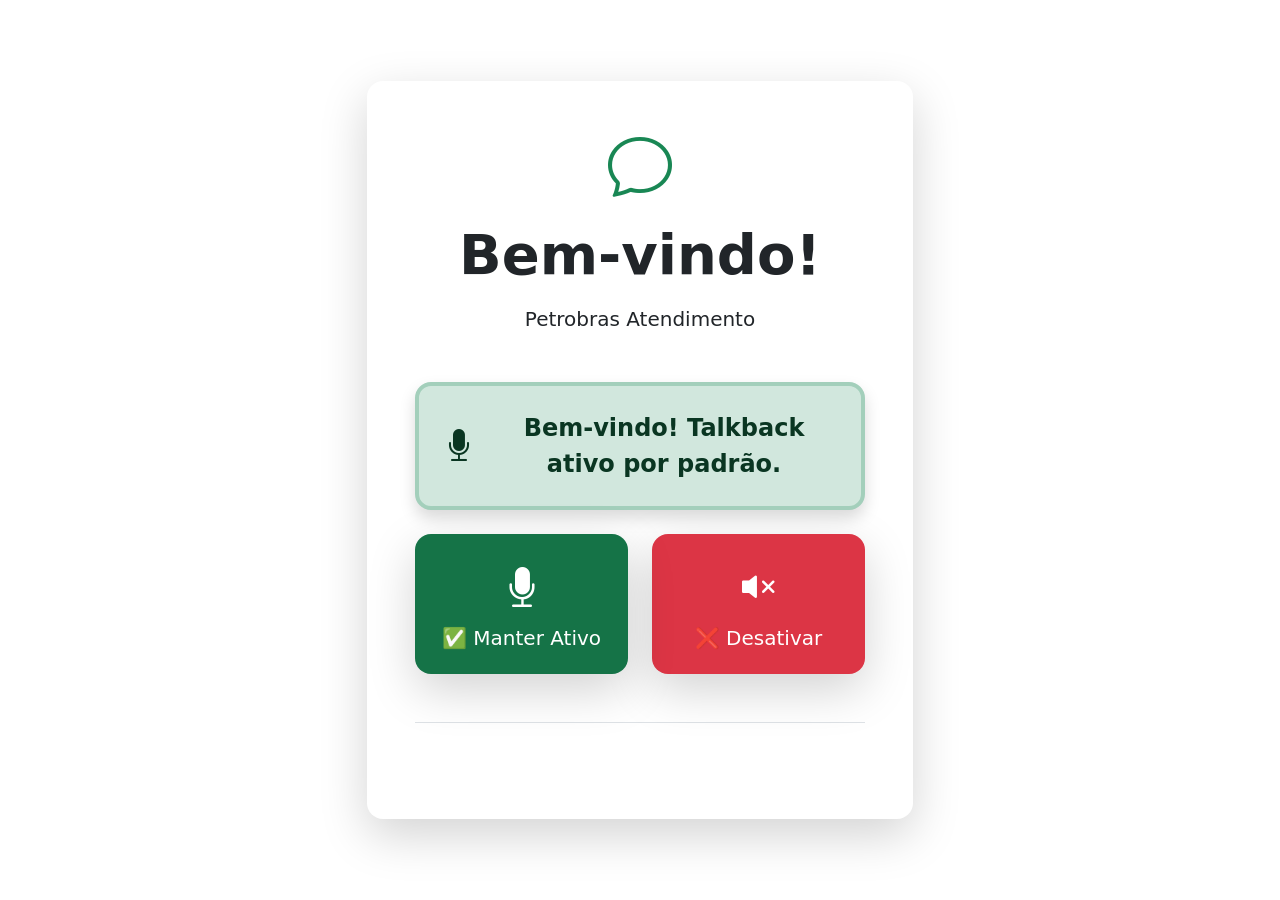
<file: index.html>
<!DOCTYPE html>
<html lang="pt-BR">
<head>
    <meta charset="UTF-8">
    <meta name="viewport" content="width=device-width, initial-scale=1.0">
    <title>Home - Site Acessível</title>
    
    <!-- Bootstrap 5 CSS -->
    <link href="https://cdn.jsdelivr.net/npm/bootstrap@5.3.2/dist/css/bootstrap.min.css" rel="stylesheet">
    <link href="https://cdn.jsdelivr.net/npm/bootstrap-icons@1.11.1/font/bootstrap-icons.css" rel="stylesheet">
    
    <link rel="stylesheet" href="css/index.css">

    <link rel="stylesheet" href="./css/darkmode.css">
</head>
<body class="d-flex align-items-center min-vh-100 py-4">
    <!-- Skip link -->
    <a class="visually-hidden-focusable position-absolute top-0 start-0 mt-2 ms-2 p-2 bg-primary text-white rounded z-3" 
       href="#main-content">
        ⏭️ Pular para conteúdo principal
    </a>

    <main id="main-content" class="container">
        <div class="row justify-content-center">
            <div class="col-lg-8 col-xl-6">
                <div class="card voice-container shadow-lg border-0 rounded-4 overflow-hidden h-100">
                    <div class="card-body p-5 text-center">
                        <!-- Logo/Título -->
                        <div class="mb-5">
                            <div class="display-3 mb-3">
                                <i class="bi bi-chat text-success"></i>
                            </div>
                            <h1 class="display-4 fw-bold mb-3 text-dark">Bem-vindo!</h1>
                            <p class="lead text-dark mb-0">Petrobras Atendimento</p>
                        </div>

                        <!-- Status do Talkback -->
                        <div id="status" 
                             class="alert alert-success border-4 rounded-4 mb-4 p-4 fs-4 fw-semibold shadow d-flex align-items-center justify-content-center"
                             role="status" aria-live="polite"
                             style="min-height: 80px;">
                            <i class="bi bi-mic-fill fs-2 me-3"></i>
                            <span>✅ Talkback ATIVO - Navegação por voz liberada</span>
                        </div>

                        <!-- Botões de Controle -->
                        <div class="row g-4 mb-5">
                            <div class="col-12 col-md-6">
                                <button id="voiceBtn" 
                                        class="btn btn-success btn-lg w-100 py-4 fs-3 fw-bold rounded-4 shadow-lg border-0 h-100 position-relative"
                                        style="min-height: 100px;"
                                        aria-pressed="true"
                                        aria-label="Manter Talkback ativo (status: ativo)"
                                        autofocus onclick="window.location.href='login.html';">
                                    <i class="bi bi-mic-fill fs-1 d-block mb-2"></i>
                                    <span class="d-block h5 mb-0">✅ Manter Ativo</span>
                                </button>
                            </div>
                            <div class="col-12 col-md-6">
                                <button id="muteBtn" 
                                        class="btn btn-danger btn-lg w-100 py-4 fs-3 fw-bold rounded-4 shadow-lg border-0 h-100"
                                        style="min-height: 100px;"
                                        aria-label="Desativar Talkback"
                                        aria-pressed="false" onclick="window.location.href='login.html';">
                                    <i class="bi bi-volume-mute-fill fs-1 d-block mb-2"></i>
                                    <span class="d-block h5 mb-0">❌ Desativar</span>
                                </button>
                            </div>
                        </div>


                        <!-- Footer -->
                        <div class="mt-5 pt-4 border-top">
                            <p class="text-white-50 mb-0">
                                <small>WCAG 2.1 AA • Talkback ativo</small>
                            </p>
                        </div>
                    </div>
                </div>
            </div>
        </div>
    </main>

    <script src="https://cdn.jsdelivr.net/npm/bootstrap@5.3.2/dist/js/bootstrap.bundle.min.js"></script>

    <script src="./js/index/talkback.js"></script>
</body>
</html>
</file>
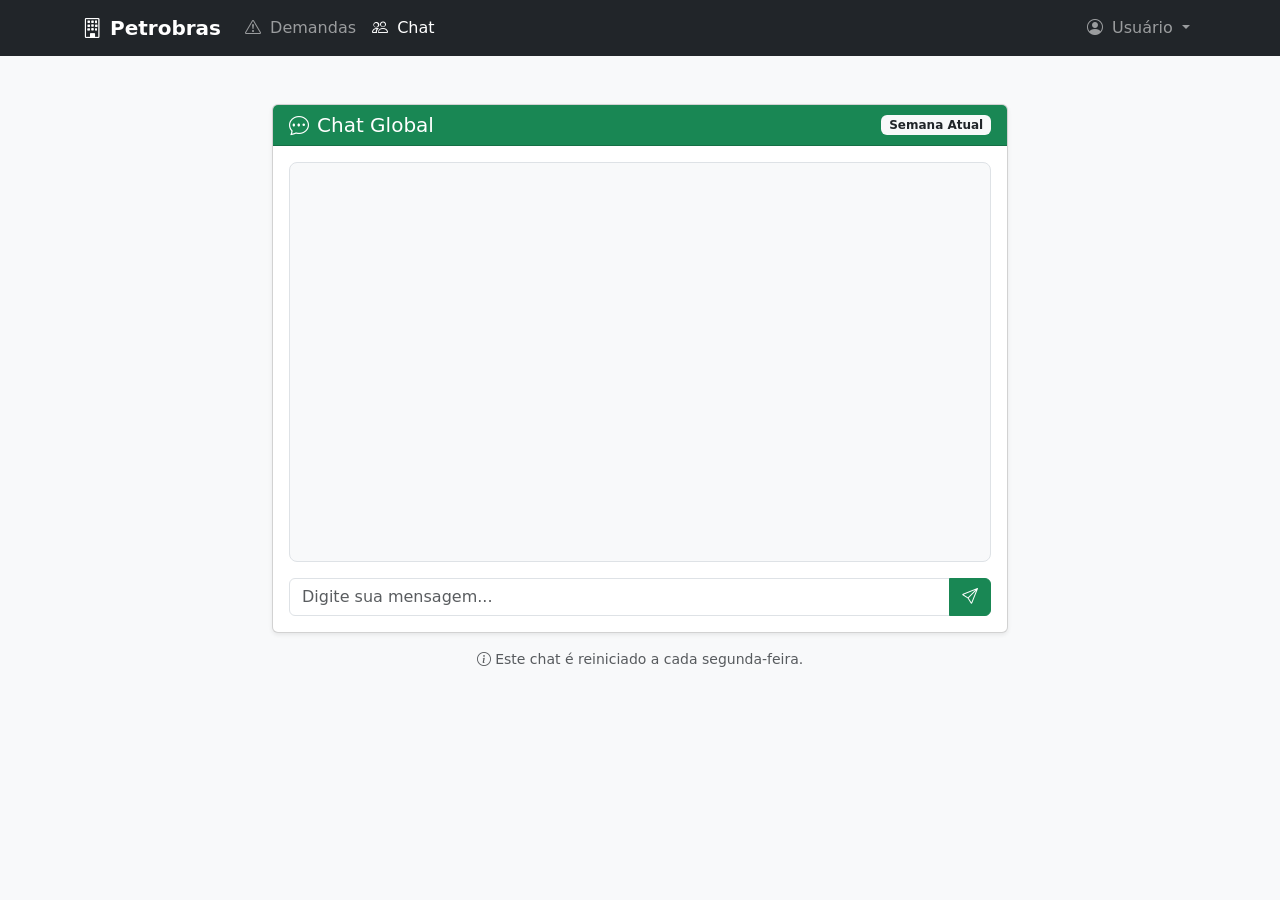
<file: chat.html>
<!DOCTYPE html>
<html lang="pt-BR">
<head>
    <meta charset="UTF-8">
    <meta name="viewport" content="width=device-width, initial-scale=1.0">
    <title>Chat Colaborativo - Petrobras</title>
    
    <link href="https://cdn.jsdelivr.net/npm/bootstrap@5.3.3/dist/css/bootstrap.min.css" rel="stylesheet">
    <link href="https://cdn.jsdelivr.net/npm/bootstrap-icons@1.11.3/font/bootstrap-icons.css" rel="stylesheet">
    <link rel="stylesheet" href="css/home.css">

    <link rel="stylesheet" href="./css/darkmode.css">

    <style>
        #chat-window {
            height: 400px;
            overflow-y: auto;
            background: #f8f9fa;
            border: 1px solid #dee2e6;
            border-radius: 8px;
        }
        .message {
            margin-bottom: 15px;
            padding: 10px;
            border-radius: 10px;
            max-width: 80%;
        }
        .message-sent {
            background-color: #d1e7dd;
            margin-left: auto;
            border-bottom-right-radius: 2px;
        }
        .message-received {
            background-color: #fff;
            border: 1px solid #dee2e6;
            border-bottom-left-radius: 2px;
        }
        .timestamp {
            font-size: 0.75rem;
            color: #6c757d;
            display: block;
            margin-top: 5px;
        }
    </style>
</head>
<body class="bg-light">

    <!-- Skip to main content -->
    <a class="visually-hidden-focusable p-3" href="#main-content" tabindex="0" 
       onclick="speak('Pulando para conteúdo principal')">Ir para conteúdo principal</a>

    <!-- Navbar Acessível -->
    <nav class="navbar navbar-expand-lg navbar-dark bg-dark sticky-top" role="banner" aria-label="Navegação principal">
        <div class="container">
            <a class="navbar-brand fw-bold" href="home.html" aria-label="Página inicial do Portal de Atendimento">
                <i class="bi bi-building me-2" aria-hidden="true"></i>Petrobras
            </a>
            
            <button class="navbar-toggler" type="button" data-bs-toggle="collapse" data-bs-target="#navbarNav" 
                    aria-controls="navbarNav" aria-expanded="false" aria-label="Alternar navegação"
                    onclick="speak('Abrindo menu de navegação')">
                <span class="navbar-toggler-icon"></span>
            </button>
            
            <div class="collapse navbar-collapse" id="navbarNav">
                <ul class="navbar-nav me-auto">
                    <li class="nav-item">
                        <a class="nav-link" href="demandas.html" aria-label="Abrir aba de Demandas" 
                           onclick="speak('Navegando para Demandas')">
                            <i class="bi bi-exclamation-triangle me-1" aria-hidden="true"></i>
                            Demandas
                        </a>
                    </li>
                    <li class="nav-item">
                        <a class="nav-link active" href="chat.html" aria-label="Abrir aba de Trading" 
                           onclick="speak('Navegando para Trading')">
                            <i class="bi bi-people me-1" aria-hidden="true"></i>
                            Chat
                        </a>
                    </li>
                </ul>
                
                <ul class="navbar-nav">
                    <li class="nav-item dropdown">
                        <a class="nav-link dropdown-toggle" href="#" role="button" id="userDropdown" 
                           data-bs-toggle="dropdown" aria-expanded="false"
                           aria-label="Menu do usuário João Silva"
                           onclick="speak('Menu do usuário')">
                            <i class="bi bi-person-circle me-1" aria-hidden="true"></i>
                            Usuário
                        </a>
                        <ul class="dropdown-menu dropdown-menu-end" aria-labelledby="userDropdown">
                            <li><a class="dropdown-item" href="perfil.html">Meu Perfil</a></li>
                            <li><a class="dropdown-item" href="config.html">Configurações</a></li>
                            <li><hr class="dropdown-divider"></li>
                            <li><a class="dropdown-item" onclick="sair()">Sair</a></li>
                        </ul>
                    </li>
                </ul>
            </div>
        </div>
    </nav>

    <main id="main-content" class="container my-5">
        <div class="row justify-content-center">
            <div class="col-lg-8">
                <div class="card shadow-sm">
                    <div class="card-header bg-success text-white d-flex justify-content-between align-items-center">
                        <h5 class="mb-0"><i class="bi bi-chat-dots me-2"></i>Chat Global</h5>
                        <span id="week-indicator" class="badge bg-light text-dark">Semana Atual</span>
                    </div>
                    
                    <div class="card-body">
                        <div id="chat-window" class="p-3 mb-3 shadow-inner">
                            </div>

                        <form id="chat-form" class="input-group">
                            <input type="text" id="user-input" class="form-control" placeholder="Digite sua mensagem..." required>
                            <button class="btn btn-success" type="submit">
                                <i class="bi bi-send"></i>
                            </button>
                        </form>
                    </div>
                </div>
                <p class="text-center text-muted mt-3 small">
                    <i class="bi bi-info-circle"></i> Este chat é reiniciado a cada segunda-feira.
                </p>
            </div>
        </div>
    </main>

    <script src="./js/chat/chat.js">
    </script>

    <script src="js/main.js"></script>

    <script src="https://cdn.jsdelivr.net/npm/bootstrap@5.3.3/dist/js/bootstrap.bundle.min.js"></script>
</body>
</html>
</file>
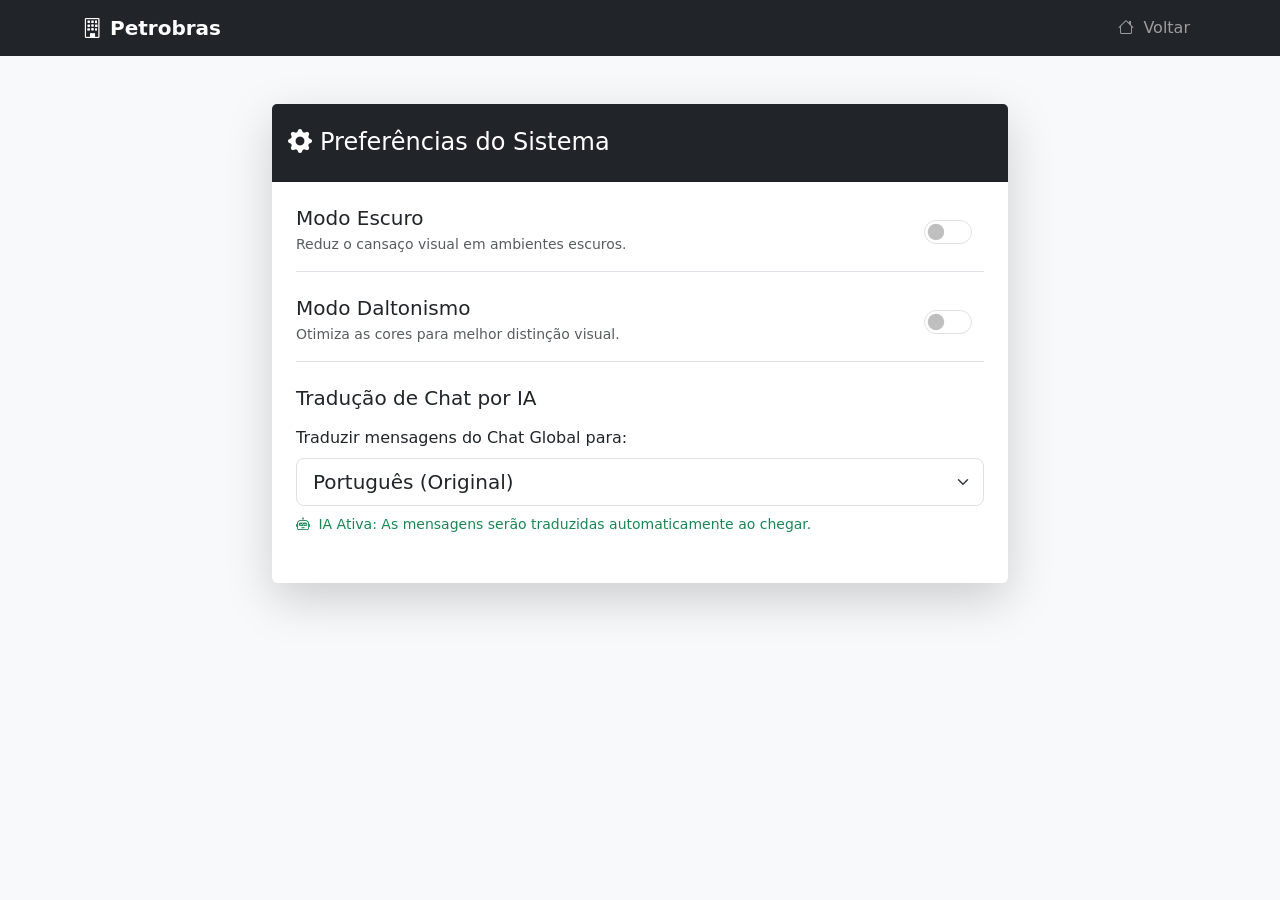
<file: config.html>
<!DOCTYPE html>
<html lang="pt-BR">
<head>
    <meta charset="UTF-8">
    <meta name="viewport" content="width=device-width, initial-scale=1.0">
    <title>Configurações - Portal Petrobras</title>
    <link href="https://cdn.jsdelivr.net/npm/bootstrap@5.3.3/dist/css/bootstrap.min.css" rel="stylesheet">
    <link href="https://cdn.jsdelivr.net/npm/bootstrap-icons@1.11.3/font/bootstrap-icons.css" rel="stylesheet">
    <link rel="stylesheet" href="css/home.css">

    <link rel="stylesheet" href="./css/darkmode.css">
    <link rel="stylesheet" href="./css/darkmode.css">

</head>
<body class="bg-light">

    <nav class="navbar navbar-expand-lg navbar-dark bg-dark sticky-top">
        <div class="container">
            <a class="navbar-brand fw-bold" href="home.html">
                <i class="bi bi-building me-2"></i>Petrobras
            </a>
            <div class="navbar-nav ms-auto">
                <a class="nav-link" href="home.html"><i class="bi bi-house me-1"></i> Voltar</a>
            </div>
        </div>
    </nav>

    <main class="container my-5">
        <div class="row justify-content-center">
            <div class="col-md-8">
                <div class="card shadow-lg border-0">
                    <div class="card-header bg-dark text-white py-4">
                        <h2 class="mb-0 h4"><i class="bi bi-gear-fill me-2"></i>Preferências do Sistema</h2>
                    </div>
                    <div class="card-body p-4">
                        
                        <div class="d-flex align-items-center justify-content-between mb-4 pb-3 border-bottom">
                            <div>
                                <h5 class="mb-1">Modo Escuro</h5>
                                <p class="text-muted small mb-0">Reduz o cansaço visual em ambientes escuros.</p>
                            </div>
                            <div class="form-check form-switch fs-4">
                                <input class="form-check-input" type="checkbox" id="switchDarkMode" onclick="toggleDarkMode()">
                            </div>
                        </div>

                        <div class="d-flex align-items-center justify-content-between mb-4 pb-3 border-bottom">
                            <div>
                                <h5 class="mb-1">Modo Daltonismo</h5>
                                <p class="text-muted small mb-0">Otimiza as cores para melhor distinção visual.</p>
                            </div>
                            <div class="form-check form-switch fs-4">
                                <input class="form-check-input" type="checkbox" id="switchDaltonismo" onclick="toggleDaltonismo()">
                            </div>
                        </div>

                        <div class="mb-4">
                            <h5 class="mb-3">Tradução de Chat por IA</h5>
                            <label for="selectIdioma" class="form-label">Traduzir mensagens do Chat Global para:</label>
                            <select class="form-select form-select-lg" id="selectIdioma" onchange="updateLanguage()">
                                <option value="pt">Português (Original)</option>
                                <option value="en">Inglês (IA Translation)</option>
                                <option value="es">Espanhol (IA Translation)</option>
                                <option value="fr">Francês (IA Translation)</option>
                            </select>
                            <div class="form-text mt-2 text-success">
                                <i class="bi bi-robot me-1"></i> IA Ativa: As mensagens serão traduzidas automaticamente ao chegar.
                            </div>
                        </div>

                    </div>
                </div>
            </div>
        </div>
    </main>

    <script src="js/main.js"></script>

    <script src="./js/config/buttons.js"></script>
</body>
</html>
</file>
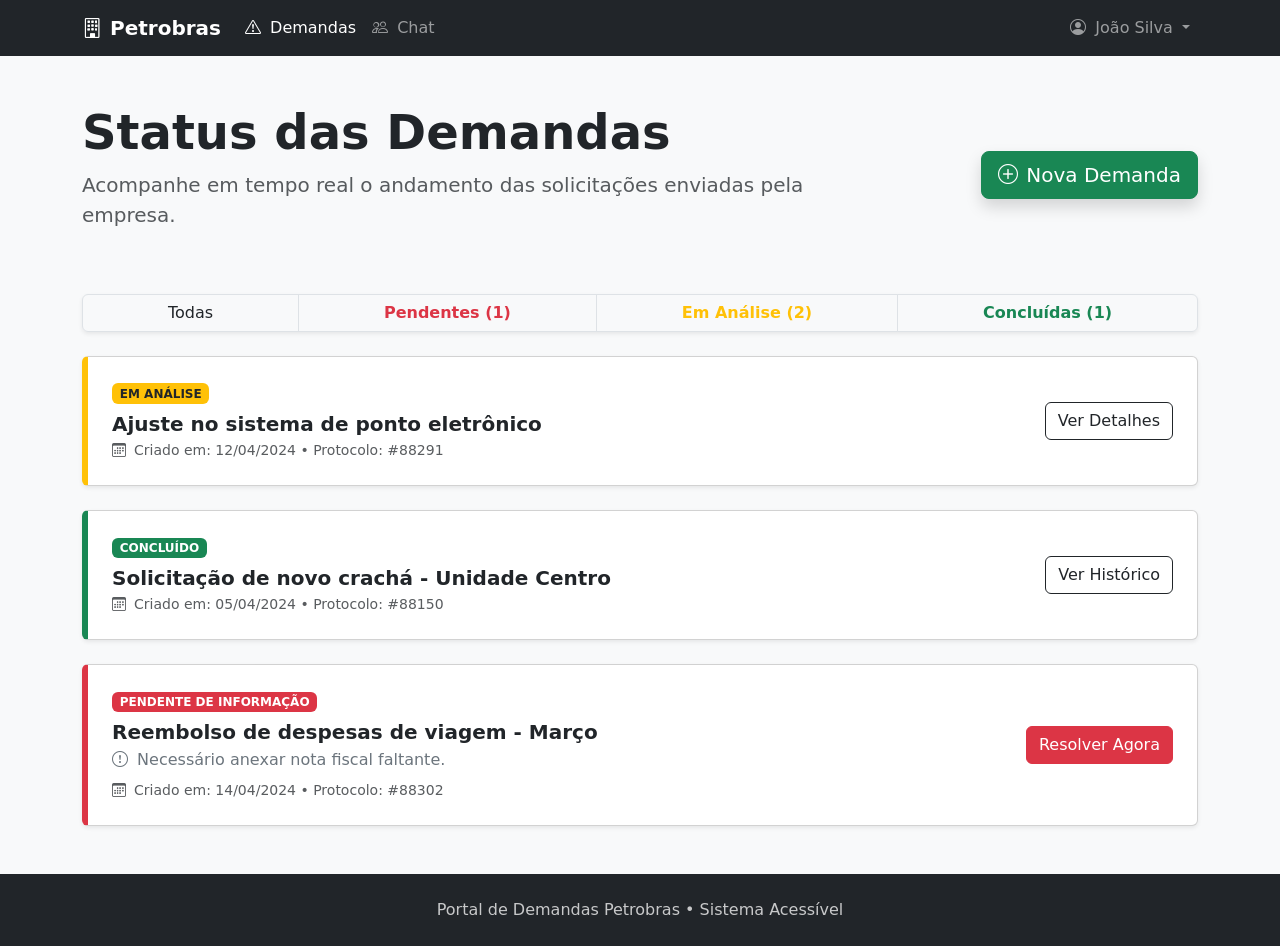
<file: demandas.html>
<!DOCTYPE html>
<html lang="pt-BR">
<head>
    <meta charset="UTF-8">
    <meta name="viewport" content="width=device-width, initial-scale=1.0">
    <title>Minhas Demandas - Portal Acessível</title>
    
    <link href="https://cdn.jsdelivr.net/npm/bootstrap@5.3.3/dist/css/bootstrap.min.css" rel="stylesheet">
    <link href="https://cdn.jsdelivr.net/npm/bootstrap-icons@1.11.3/font/bootstrap-icons.css" rel="stylesheet">
    
    <link rel="stylesheet" href="css/demandas.css">

    <link rel="stylesheet" href="./css/darkmode.css">
</head>
<body class="bg-light">

    <a class="visually-hidden-focusable p-3 bg-dark text-white position-absolute" href="#main-content">Ir para conteúdo principal</a>

    <nav class="navbar navbar-expand-lg navbar-dark bg-dark sticky-top" role="banner" aria-label="Navegação principal">
        <div class="container">
            <a class="navbar-brand fw-bold" href="home.html" onclick="speak('Voltando para página inicial')">
                <i class="bi bi-building me-2"></i>Petrobras
            </a>
            <button class="navbar-toggler" type="button" data-bs-toggle="collapse" data-bs-target="#navbarNav" aria-label="Abrir menu">
                <span class="navbar-toggler-icon"></span>
            </button>
            <div class="collapse navbar-collapse" id="navbarNav">
                <ul class="navbar-nav me-auto">
                    <li class="nav-item">
                        <a class="nav-link active" aria-current="page" href="demandas.html">
                            <i class="bi bi-exclamation-triangle me-1"></i> Demandas
                        </a>
                    </li>
                    <li class="nav-item">
                        <a class="nav-link" href="chat.html" onclick="speak('Navegando para Trading')">
                            <i class="bi bi-people me-1"></i> Chat
                        </a>
                    </li>
                </ul>

                                <ul class="navbar-nav">
                    <li class="nav-item dropdown">
                        <a class="nav-link dropdown-toggle" href="#" role="button" id="userDropdown" 
                           data-bs-toggle="dropdown" aria-expanded="false"
                           aria-label="Menu do usuário João Silva"
                           onclick="speak('Menu do usuário')">
                            <i class="bi bi-person-circle me-1" aria-hidden="true"></i>
                            João Silva
                        </a>
                        <ul class="dropdown-menu dropdown-menu-end" aria-labelledby="userDropdown">
                            <li><a class="dropdown-item" href="perfil.html">Meu Perfil</a></li>
                            <li><a class="dropdown-item" href="config.html">Configurações</a></li>
                            <li><hr class="dropdown-divider"></li>
                            <li><a class="dropdown-item" onclick="sair()">Sair</a></li>
                        </ul>
                    </li>
                </ul>
            </div>
        </div>
    </nav>

    <main id="main-content" class="container my-5" tabindex="-1">
        <header class="row mb-5 text-center text-md-start align-items-center">
            <div class="col-md-8">
                <h1 class="display-5 fw-bold text-dark">Status das Demandas</h1>
                <p class="lead text-muted">Acompanhe em tempo real o andamento das solicitações enviadas pela empresa.</p>
            </div>
            <div class="col-md-4 text-md-end">
                <button class="btn btn-success btn-lg shadow" onclick="speak('Redirecionando para nova reclamação'); window.location.href='home.html'; alert('Parte em desenvolvimento. Será para usuários com maior cargo.')">
                    <i class="bi bi-plus-circle me-2"></i>Nova Demanda
                </button>
            </div>
        </header>

        <nav class="mb-4" aria-label="Filtrar demandas">
            <div class="btn-group w-100 shadow-sm" role="group">
                <button type="button" class="btn btn-white border" onclick="speak('Mostrando todas as demandas')">Todas</button>
                <button type="button" class="btn btn-white border text-danger fw-bold" onclick="speak('Filtrando por Pendentes')">Pendentes (1)</button>
                <button type="button" class="btn btn-white border text-warning fw-bold" onclick="speak('Filtrando por Em Análise')">Em Análise (2)</button>
                <button type="button" class="btn btn-white border text-success fw-bold" onclick="speak('Filtrando por Concluídas')">Concluídas (1)</button>
            </div>
        </nav>

        <div class="row g-4" role="list">
            
            <div class="col-12" role="listitem">
                <div class="card card-demanda status-analise shadow-sm">
                    <div class="card-body d-md-flex justify-content-between align-items-center p-4">
                        <div>
                            <span class="badge bg-warning text-dark mb-2" aria-label="Status: Em Análise">EM ANÁLISE</span>
                            <h3 class="h5 fw-bold mb-1">Ajuste no sistema de ponto eletrônico</h3>
                            <p class="text-muted mb-0 small"><i class="bi bi-calendar3 me-2"></i>Criado em: 12/04/2024 • Protocolo: #88291</p>
                        </div>
                        <div class="mt-3 mt-md-0">
                            <button class="btn btn-outline-dark" onclick="speak('Ver detalhes da demanda de sistema de ponto')">Ver Detalhes</button>
                        </div>
                    </div>
                </div>
            </div>

            <div class="col-12" role="listitem">
                <div class="card card-demanda status-concluido shadow-sm">
                    <div class="card-body d-md-flex justify-content-between align-items-center p-4">
                        <div>
                            <span class="badge bg-success mb-2" aria-label="Status: Concluído">CONCLUÍDO</span>
                            <h3 class="h5 fw-bold mb-1">Solicitação de novo crachá - Unidade Centro</h3>
                            <p class="text-muted mb-0 small"><i class="bi bi-calendar3 me-2"></i>Criado em: 05/04/2024 • Protocolo: #88150</p>
                        </div>
                        <div class="mt-3 mt-md-0">
                            <button class="btn btn-outline-dark" onclick="speak('Ver detalhes da demanda de crachá')">Ver Histórico</button>
                        </div>
                    </div>
                </div>
            </div>

            <div class="col-12" role="listitem">
                <div class="card card-demanda status-pendente shadow-sm">
                    <div class="card-body d-md-flex justify-content-between align-items-center p-4">
                        <div>
                            <span class="badge bg-danger mb-2" aria-label="Status: Pendente">PENDENTE DE INFORMAÇÃO</span>
                            <h3 class="h5 fw-bold mb-1">Reembolso de despesas de viagem - Março</h3>
                            <p class="text-secondary mb-2"><i class="bi bi-exclamation-circle me-1"></i> Necessário anexar nota fiscal faltante.</p>
                            <p class="text-muted mb-0 small"><i class="bi bi-calendar3 me-2"></i>Criado em: 14/04/2024 • Protocolo: #88302</p>
                        </div>
                        <div class="mt-3 mt-md-0">
                            <button class="btn btn-danger" onclick="speak('Resolver pendência da viagem')">Resolver Agora</button>
                        </div>
                    </div>
                </div>
            </div>

        </div>
    </main>

    <footer class="bg-dark text-white py-4 mt-5">
        <div class="container text-center">
            <p class="opacity-75 mb-0">Portal de Demandas Petrobras • Sistema Acessível</p>
        </div>
    </footer>

    <script src="js/main.js"></script>

    <script src="https://cdn.jsdelivr.net/npm/bootstrap@5.3.3/dist/js/bootstrap.bundle.min.js"></script>
    <script src="js/demandas/talkback.js"></script>
</body>
</html>
</file>
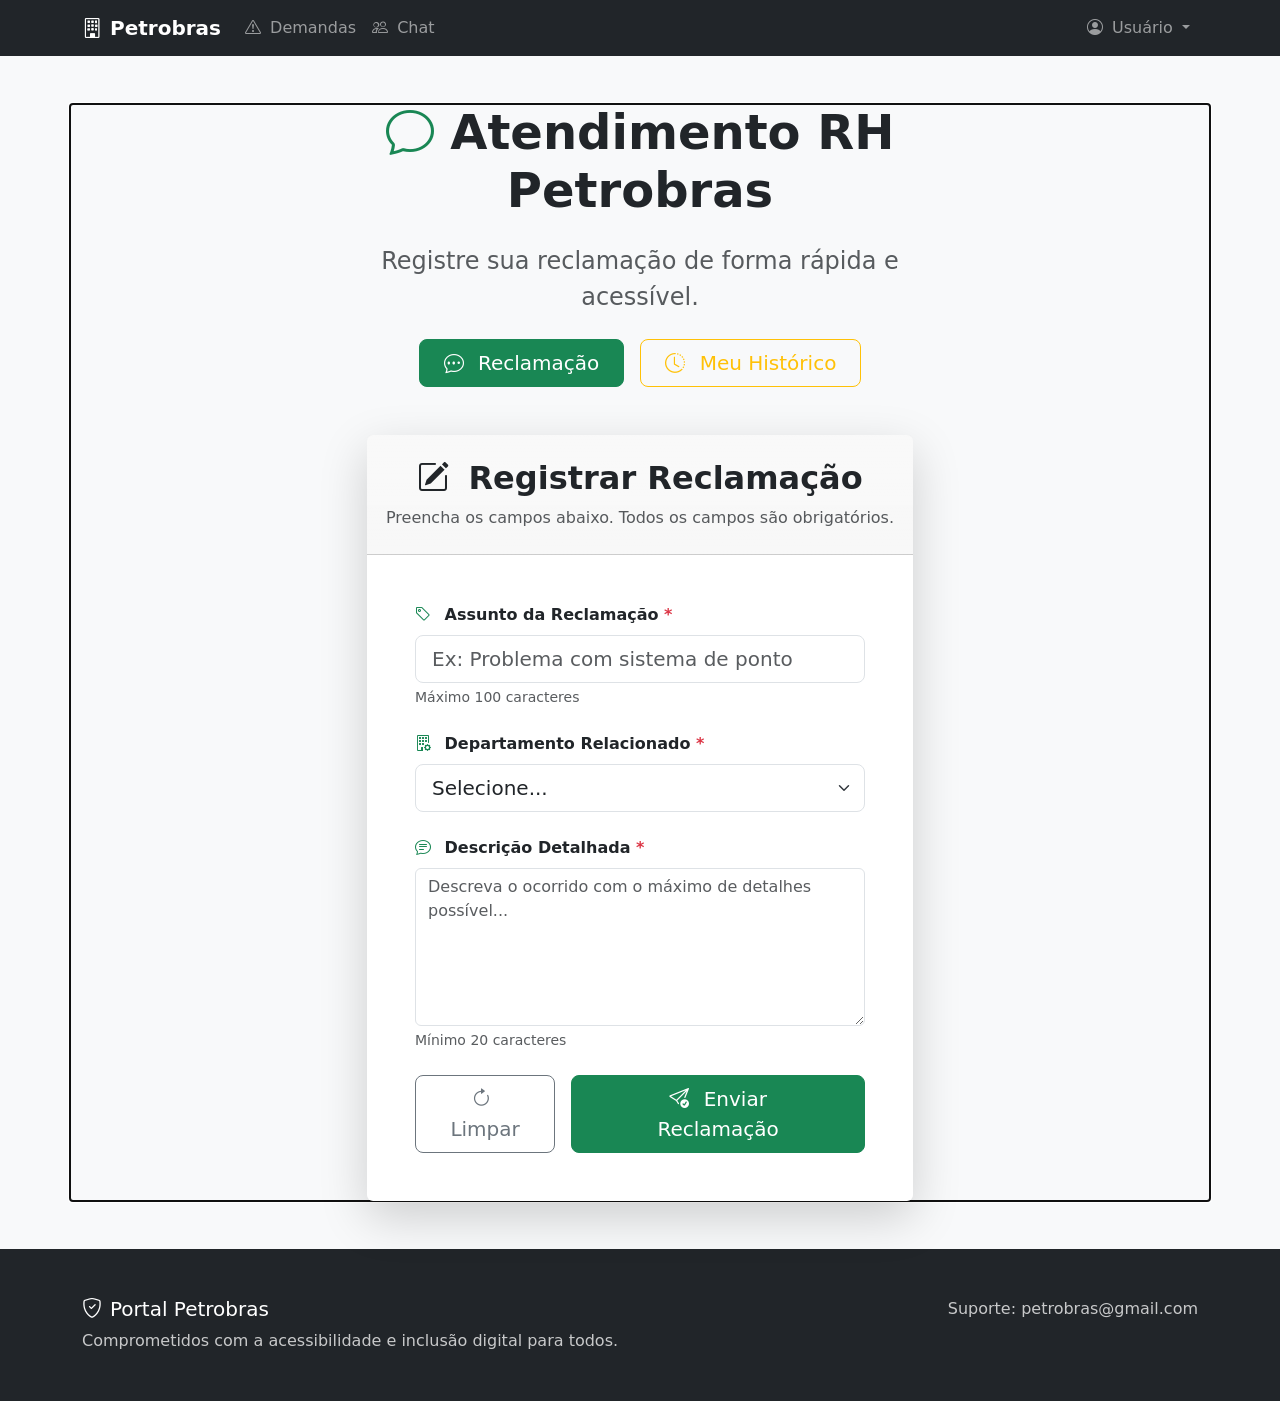
<file: home.html>
<!DOCTYPE html>
<html lang="pt-BR">
<head>
    <meta charset="UTF-8">
    <meta name="viewport" content="width=device-width, initial-scale=1.0">
    <title>Portal de Atendimento - Acessível</title>
    
    <!-- Bootstrap 5.3 CSS -->
    <link href="https://cdn.jsdelivr.net/npm/bootstrap@5.3.3/dist/css/bootstrap.min.css" rel="stylesheet">
    
    <!-- Bootstrap Icons -->
    <link href="https://cdn.jsdelivr.net/npm/bootstrap-icons@1.11.3/font/bootstrap-icons.css" rel="stylesheet">
    
    <!-- ARIA Labels e Acessibilidade -->
    <meta name="description" content="Portal acessível para demandas e RH com suporte completo a leitores de tela">
    
    <!-- Web Speech API para TalkBack -->
    <script src="./js/home/talkback.js"></script>
    <script src="./js/home/form.js"></script>


    <script src="./js/home/perfil.js"></script>
    <link rel="stylesheet" href="css/home.css">

    <link rel="stylesheet" href="./css/darkmode.css">
</head>
<body class="bg-light">
    <!-- Skip to main content -->
    <a class="visually-hidden-focusable p-3" href="#main-content" tabindex="0" 
       onclick="speak('Pulando para conteúdo principal')">Ir para conteúdo principal</a>

    <!-- Navbar Acessível -->
    <nav class="navbar navbar-expand-lg navbar-dark bg-dark sticky-top" role="banner" aria-label="Navegação principal">
        <div class="container">
            <a class="navbar-brand fw-bold" href="index.html" aria-label="Página inicial do Portal de Atendimento">
                <i class="bi bi-building me-2" aria-hidden="true"></i>Petrobras
            </a>
            
            <button class="navbar-toggler" type="button" data-bs-toggle="collapse" data-bs-target="#navbarNav" 
                    aria-controls="navbarNav" aria-expanded="false" aria-label="Alternar navegação"
                    onclick="speak('Abrindo menu de navegação')">
                <span class="navbar-toggler-icon"></span>
            </button>
            
            <div class="collapse navbar-collapse" id="navbarNav">
                <ul class="navbar-nav me-auto">
                    <li class="nav-item">
                        <a class="nav-link" href="demandas.html" aria-label="Abrir aba de Demandas" 
                           onclick="speak('Navegando para Demandas')">
                            <i class="bi bi-exclamation-triangle me-1" aria-hidden="true"></i>
                            Demandas
                        </a>
                    </li>
                    <li class="nav-item">
                        <a class="nav-link" href="chat.html" aria-label="Abrir aba de Trading" 
                           onclick="speak('Navegando para Trading')">
                            <i class="bi bi-people me-1" aria-hidden="true"></i>
                            Chat
                        </a>
                    </li>
                </ul>
                
                <ul class="navbar-nav">
                    <li class="nav-item dropdown">
                        <a class="nav-link dropdown-toggle" href="#" role="button" id="userDropdown" 
                           data-bs-toggle="dropdown" aria-expanded="false"
                           aria-label="Menu do usuário João Silva"
                           onclick="speak('Menu do usuário')">
                            <i class="bi bi-person-circle me-1" aria-hidden="true"></i>
                            Usuário
                        </a>
                        <ul class="dropdown-menu dropdown-menu-end" aria-labelledby="userDropdown">
                            <li><a class="dropdown-item" href="perfil.html">Meu Perfil</a></li>
                            <li><a class="dropdown-item" href="config.html">Configurações</a></li>
                            <li><hr class="dropdown-divider"></li>
                            <li><a class="dropdown-item" onclick="sair()">Sair</a></li>
                        </ul>
                    </li>
                </ul>
            </div>
        </div>
    </nav>

    <!-- Main Content -->
    <main id="main-content" class="container my-5" tabindex="-1" role="main" aria-label="Conteúdo principal">
        <div class="row justify-content-center">
            <div class="col-lg-8 col-xl-6">
                <!-- Hero Section Acessível -->
                <div class="text-center mb-5">
                    <h1 class="display-5 fw-bold text-dark mb-4" 
                        aria-describedby="hero-description"
                        onclick="speak('Bem-vindo ao Portal de Atendimento. Registre sua reclamação ou demanda aqui.')">
                        <i class="bi bi-chat text-success" aria-hidden="true"></i>
                        Atendimento RH Petrobras
                    </h1>
                    <p id="hero-description" class="lead text-muted fs-4">
                        Registre sua <strong>reclamação</strong> de forma 
                        rápida e acessível.
                    </p>
                    <div class="d-flex flex-column flex-sm-row gap-3 justify-content-center mt-4">
                        <button class="btn btn-success btn-lg px-4" onclick="speak('Foco na área de reclamação')">
                            <i class="bi bi-chat-dots me-2" aria-hidden="true"></i>
                            Reclamação
                        </button>
                        <button class="btn btn-outline-warning btn-lg px-4" onclick="speak('Abrindo histórico'); alert('Em desenvolvimento, aba de histórico de demandas, obrigado pela paciência.')">
                            <i class="bi bi-clock-history me-2" aria-hidden="true"></i>
                            Meu Histórico
                        </button>
                    </div>
                </div>

                <!-- Formulário de Reclamação TOTALMENTE Acessível -->
                <div class="card shadow-lg border-0">
                    <div class="card-header bg-gradient text-dark text-center py-4">
                        <h2 class="mb-0 fw-bold">
                            <i class="bi bi-pencil-square me-2" aria-hidden="true"></i>
                            Registrar Reclamação
                        </h2>
                        <p class="mb-0 mt-2 opacity-75">Preencha os campos abaixo. Todos os campos são obrigatórios.</p>
                    </div>
                    
                    <div class="card-body p-4 p-lg-5">
                        <form id="complaintForm" novalidate>
                            <!-- Assunto -->
                            <div class="mb-4">
                                <label for="subject" class="form-label fw-semibold">
                                    <i class="bi bi-tag text-success me-2" aria-hidden="true"></i>
                                    Assunto da Reclamação <span class="text-danger">*</span>
                                </label>
                                <input type="text" class="form-control form-control-lg" id="subject" 
                                       required maxlength="100" aria-describedby="subjectHelp"
                                       aria-label="Digite o assunto da reclamação em até 100 caracteres"
                                       placeholder="Ex: Problema com sistema de ponto">
                                <div id="subjectHelp" class="form-text">Máximo 100 caracteres</div>
                            </div>

                            <!-- Departamento -->
                            <div class="mb-4">
                                <label for="department" class="form-label fw-semibold">
                                    <i class="bi bi-building-gear text-success me-2" aria-hidden="true"></i>
                                    Departamento Relacionado <span class="text-danger">*</span>
                                </label>
                                <select class="form-select form-select-lg" id="department" required 
                                        aria-label="Selecione o departamento relacionado">
                                    <option value="">Selecione...</option>
                                    <option value="ti">TI - Tecnologia</option>
                                    <option value="rh">RH - Recursos Humanos</option>
                                    <option value="financeiro">Financeiro</option>
                                    <option value="administrativo">Administrativo</option>
                                    <option value="outros">Outros</option>
                                </select>
                            </div>

                            <!-- Descrição -->
                            <div class="mb-4">
                                <label for="description" class="form-label fw-semibold">
                                    <i class="bi bi-chat-text text-success me-2" aria-hidden="true"></i>
                                    Descrição Detalhada <span class="text-danger">*</span>
                                </label>
                                <textarea class="form-control" id="description" rows="6" required 
                                          aria-describedby="descriptionHelp"
                                          aria-label="Descreva detalhadamente sua reclamação"
                                          placeholder="Descreva o ocorrido com o máximo de detalhes possível..."></textarea>
                                <div id="descriptionHelp" class="form-text">Mínimo 20 caracteres</div>
                            </div>

                            <!-- Botões de Ação -->
                            <div class="d-grid gap-3 d-md-flex justify-content-md-between">
                                <button type="button" class="btn btn-outline-secondary btn-lg px-4" 
                                        onclick="speak('Limpando formulário'); limparFormulario()">
                                    <i class="bi bi-arrow-clockwise me-2" aria-hidden="true"></i>
                                    Limpar
                                </button>
                                <button type="submit" class="btn btn-success btn-lg px-5" 
                                        onclick="speak('Enviando reclamação')">
                                    <i class="bi bi-send-check me-2" aria-hidden="true"></i>
                                    Enviar Reclamação
                                </button>
                            </div>
                        </form>
                    </div>
                </div>


            </div>
        </div>
    </main>

    <!-- Footer -->
    <footer class="bg-dark text-white py-5 mt-5">
        <div class="container">
            <div class="row">
                <div class="col-md-6">
                    <h5><i class="bi bi-shield-check me-2"></i>Portal Petrobras</h5>
                    <p class="mb-0 opacity-75">Comprometidos com a acessibilidade e inclusão digital para todos.</p>
                </div>
                <div class="col-md-6 text-md-end">
                    <p class="mb-0 opacity-75">
                        Suporte: <a href="#" class="text-white text-decoration-none">petrobras@gmail.com</a>
                    </p>
                </div>
            </div>
        </div>
    </footer>

    <script src="js/main.js"></script>



    <!-- Bootstrap 5.3 JS -->
    <script src="https://cdn.jsdelivr.net/npm/bootstrap@5.3.3/dist/js/bootstrap.bundle.min.js"></script> 
</body>
</html>
</file>
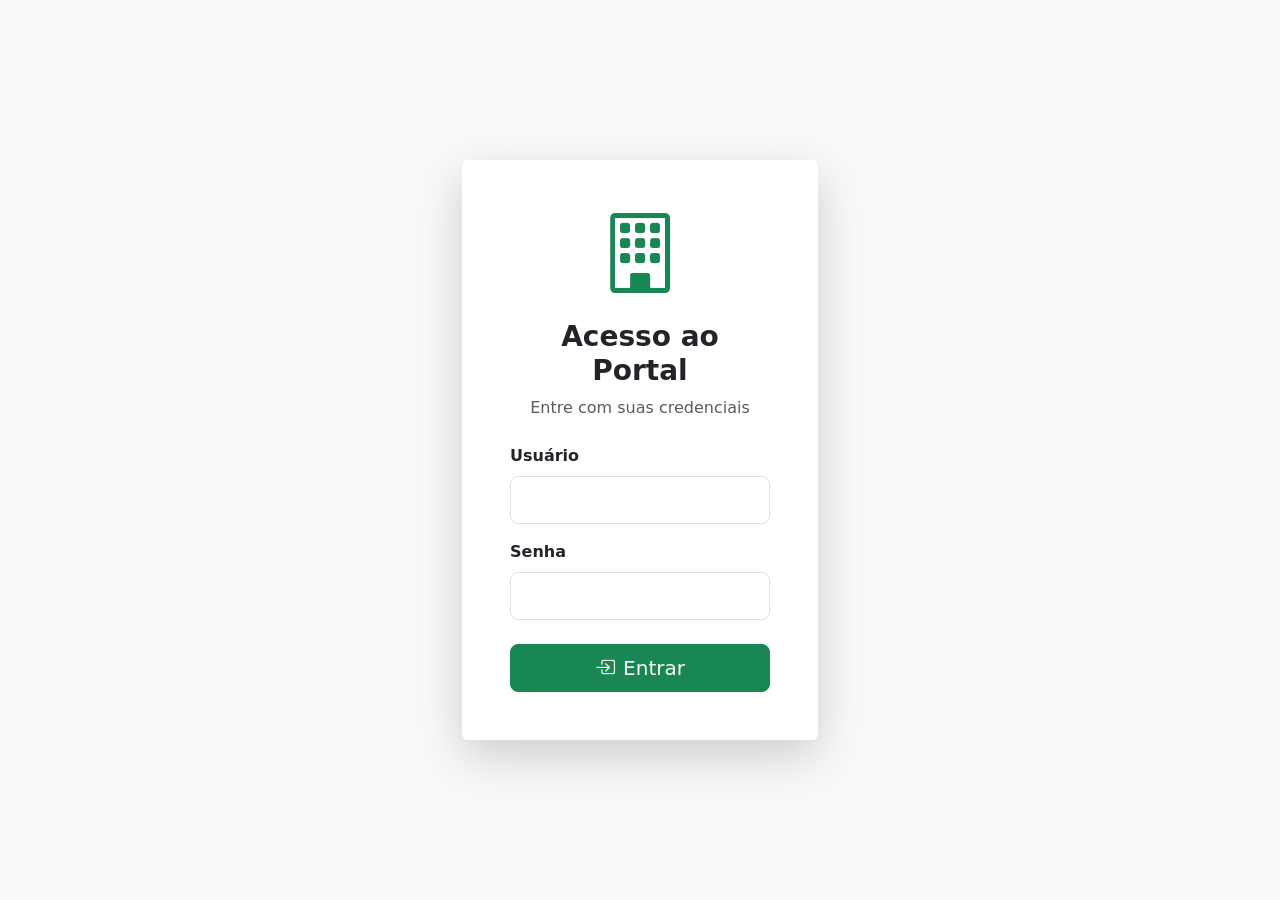
<file: login.html>
<!DOCTYPE html>
<html lang="pt-BR">
<head>
    <meta charset="UTF-8">
    <meta name="viewport" content="width=device-width, initial-scale=1.0">
    <title>Login - Portal de Atendimento</title>
    <link href="https://cdn.jsdelivr.net/npm/bootstrap@5.3.3/dist/css/bootstrap.min.css" rel="stylesheet">
    <link href="https://cdn.jsdelivr.net/npm/bootstrap-icons@1.11.3/font/bootstrap-icons.css" rel="stylesheet">

    <link rel="stylesheet" href="./css/darkmode.css">
</head>
<body class="bg-light d-flex align-items-center vh-100">

    <main class="container">
        <div class="row justify-content-center">
            <div class="col-md-5 col-lg-4">
                <div class="card shadow-lg border-0">
                    <div class="card-body p-5">
                        <div class="text-center mb-4">
                            <i class="bi bi-building text-success display-1"></i>
                            <h1 class="h3 mt-3 fw-bold">Acesso ao Portal</h1>
                            <p class="text-muted">Entre com suas credenciais</p>
                        </div>

                        <form id="loginForm">
                            <div class="mb-3">
                                <label for="usuario" class="form-label fw-semibold">Usuário</label>
                                <input type="text" class="form-control form-control-lg" id="usuario" required>
                            </div>
                            <div class="mb-4">
                                <label for="senha" class="form-label fw-semibold">Senha</label>
                                <input type="password" class="form-control form-control-lg" id="senha" required>
                            </div>
                            <div id="errorMessage" class="alert alert-danger d-none" role="alert">
                                Usuário ou senha incorretos.
                            </div>
                            <button type="submit" class="btn btn-success btn-lg w-100">
                                <i class="bi bi-box-arrow-in-right me-2"></i>Entrar
                            </button>
                        </form>
                    </div>
                </div>
            </div>
        </div>
    </main>


    <script src="js/main.js"></script>
    <script src="./js/login/login.js"></script>
</body>
</html>
</file>
<file: css/index.css>
.voice-container {
            backdrop-filter: blur(10px);
            border: 1px solid rgba(255,255,255,0.2);
        }
        
        .listening {
            animation: pulse 1.5s infinite;
        }
        
        @keyframes pulse {
            0% { box-shadow: 0 0 0 0 rgba(0,212,170,0.7); }
            70% { box-shadow: 0 0 0 20px rgba(0,212,170,0); }
            100% { box-shadow: 0 0 0 0 rgba(0,212,170,0); }
        }
        
        @media (prefers-reduced-motion: reduce) {
            .listening { animation-duration: 0.01ms !important; }
        }
</file>
<file: css/darkmode.css>
/* css/darkmode.css */

/* Estilos para o Modo Escuro Global */
body.dark-mode { 
    background-color: #121212 !important; 
    color: #f8f9fa !important; 
}

body.dark-mode .card { 
    background-color: #1e1e1e !important; 
    color: #f8f9fa !important;
    border-color: #333 !important;
}

body.dark-mode p, body.dark-mode label, body.dark-mode h1, body.dark-mode h2 {
    color: #f8f9fa !important;
}

body.dark-mode .text-muted {
    color: #bbbbbb !important;
}

/* Estilos para Daltonismo Global */
body.daltonismo-mode { 
    filter: saturate(1.5) contrast(1.2); 
}
</file>
<file: css/home.css>
/* Acessibilidade */

.visually-hidden-focusable:not(:focus):not(:active) {
  position: absolute !important;
  width: 1px !important;
  height: 1px !important;
  padding: 0 !important;
  margin: -1px !important;
  overflow: hidden !important;
  clip: rect(0, 0, 0, 0) !important;
  white-space: nowrap !important;
  border: 0 !important;
}

/* Alto contraste para modo forçado */
@media (prefers-contrast: high) {
  .btn-primary {
    border-width: 2px !important;
  }
  .card {
    border-width: 2px !important;
  }
}

/* Reduz movimento para quem tem problemas vestibulares */
@media (prefers-reduced-motion: reduce) {
  * {
    animation-duration: 0.01ms !important;
    animation-iteration-count: 1 !important;
    transition-duration: 0.01ms !important;
  }
}
</file>
<file: css/demandas.css>
/* Foco ultra-visível para acessibilidade motora e visual */
        /* :focus {
            outline: 4px solid #ffc107 !important;
            outline-offset: 2px;
        } */
        .card-demanda {
            transition: transform 0.2s;
            border-left: 6px solid #ccc;
        }
        .card-demanda:hover {
            transform: scale(1.01);
        }
        /* Cores de status com alto contraste */
        .status-concluido { border-left-color: #198754; }
        .status-analise { border-left-color: #ffc107; }
        .status-pendente { border-left-color: #dc3545; }
</file>
